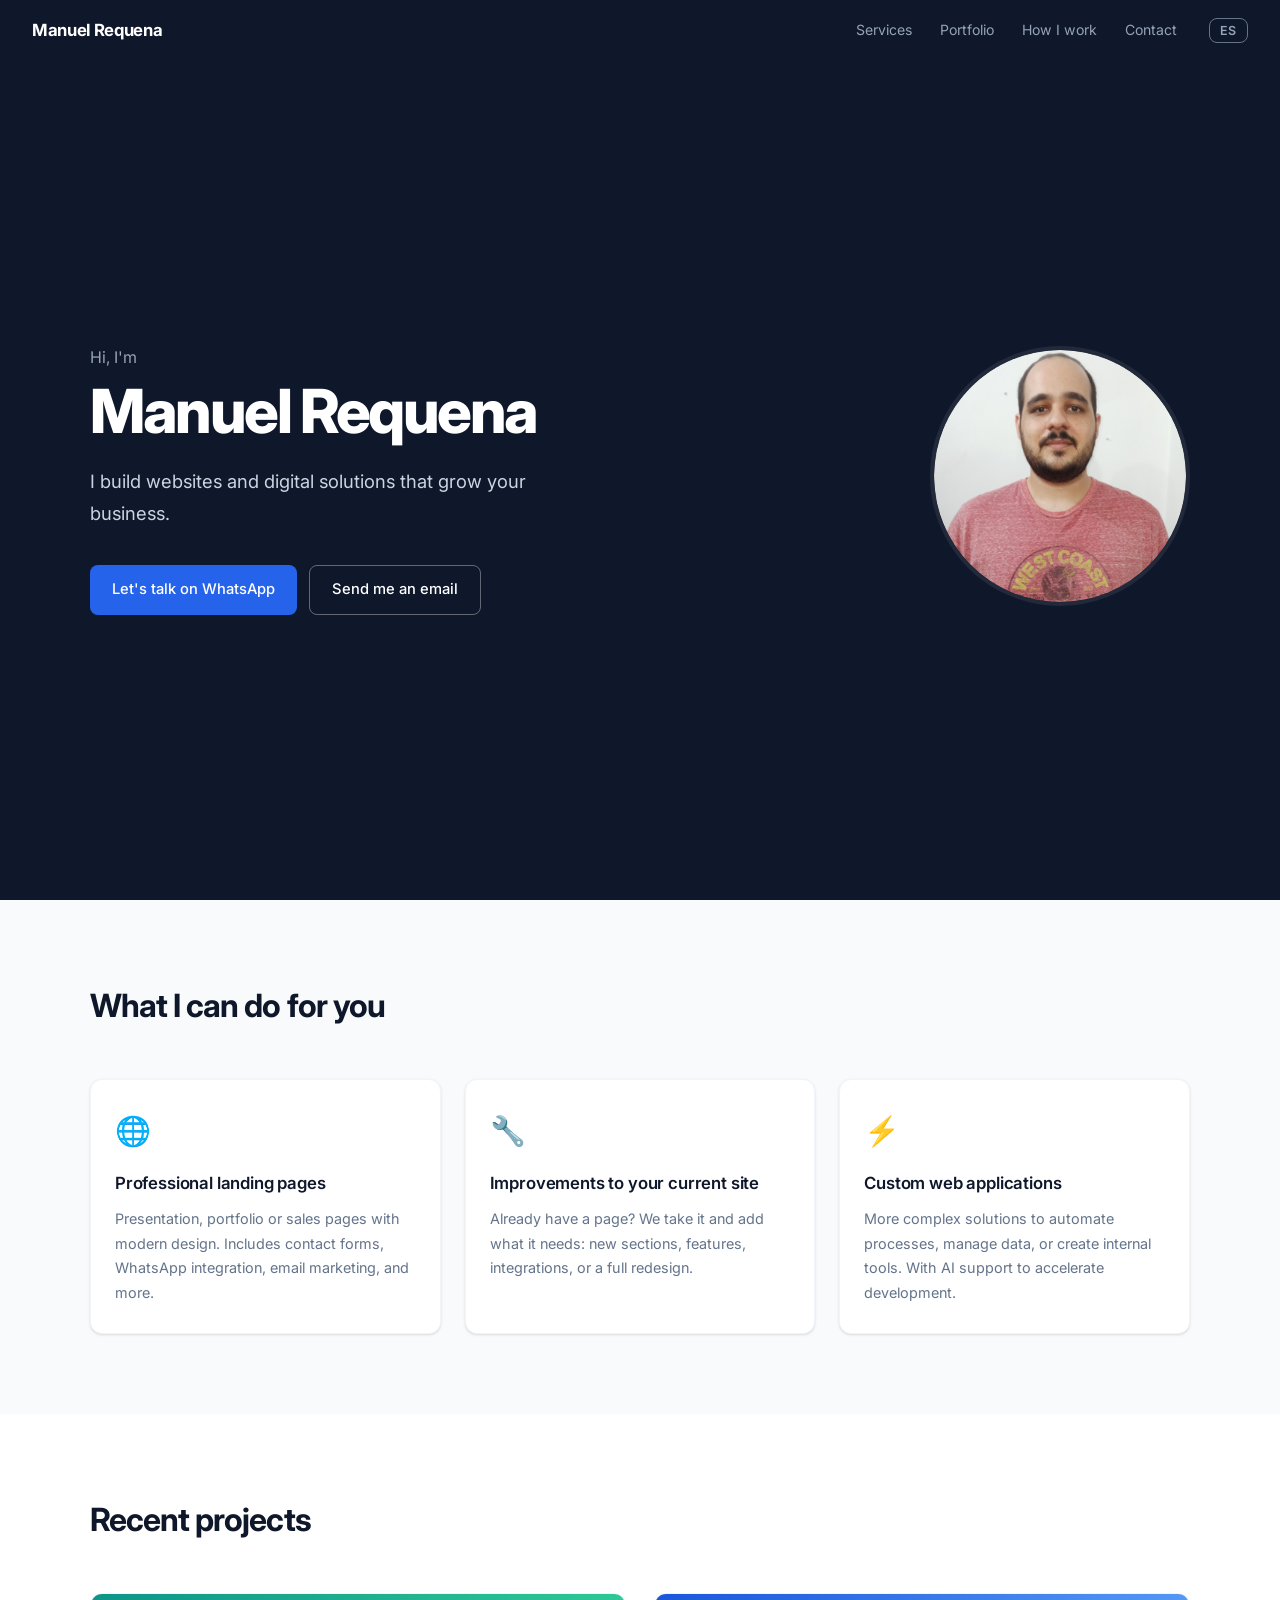
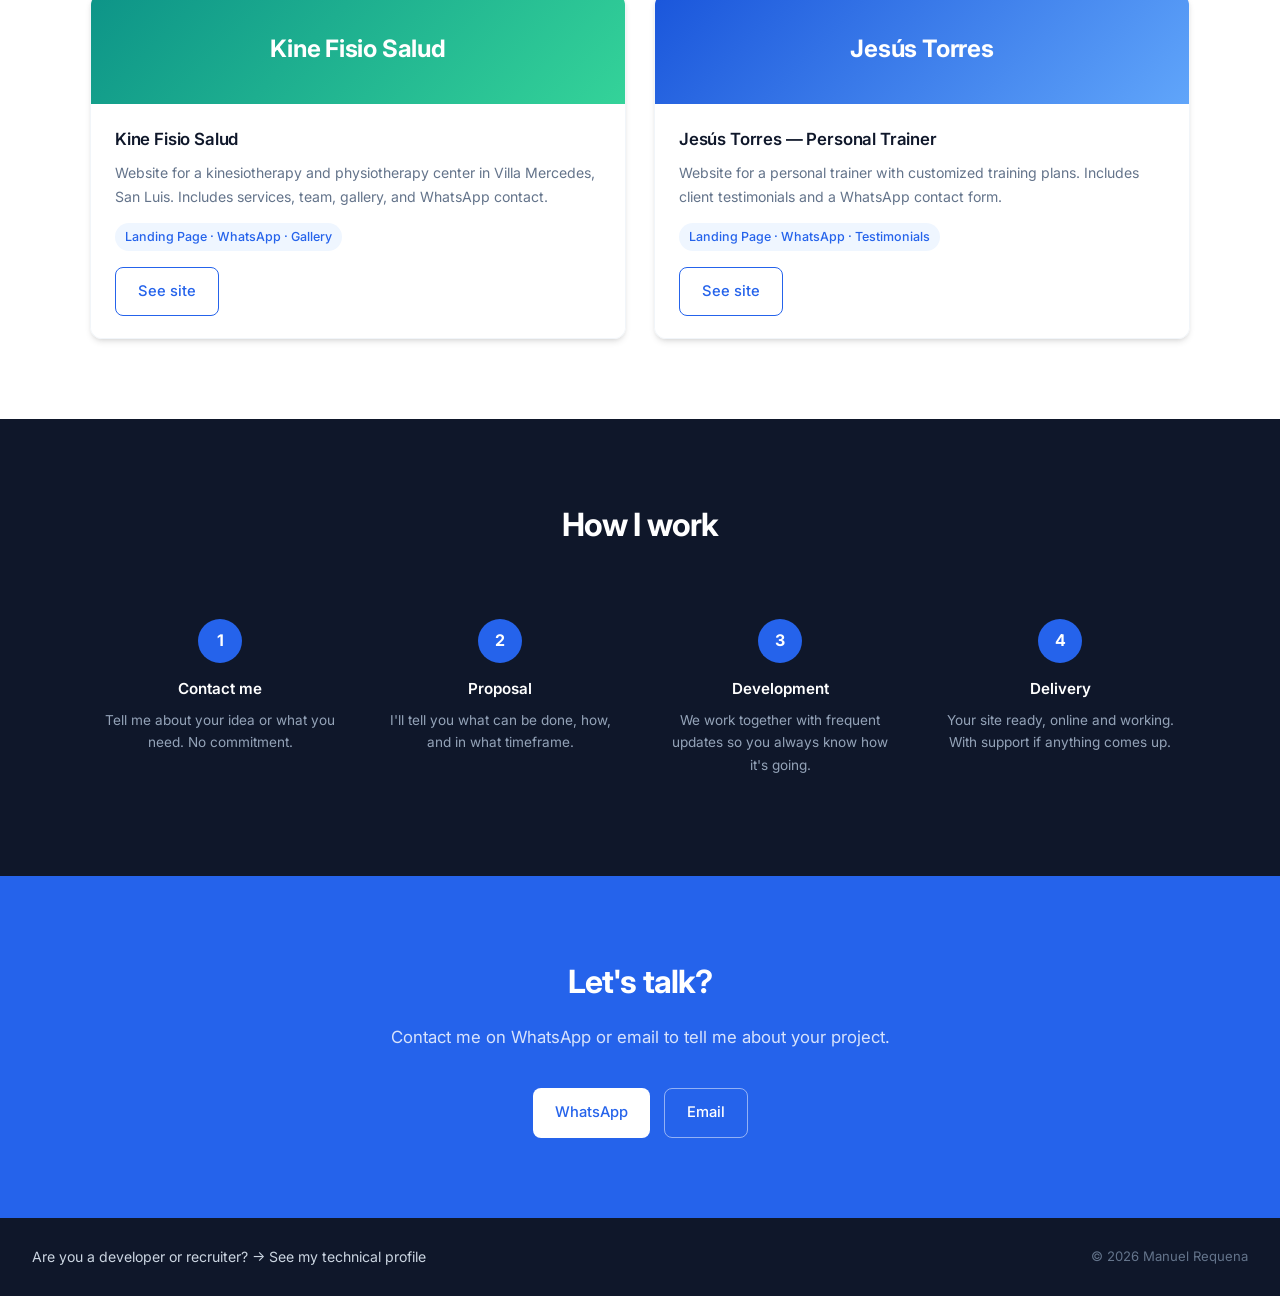
<file: index.html>
<!DOCTYPE html>
<html lang="es">
<head>
  <meta charset="UTF-8">
  <meta name="viewport" content="width=device-width, initial-scale=1.0">
  <title>Manuel Requena — Desarrollo Web</title>
  <meta name="description" content="Desarrollo sitios web y soluciones digitales para negocios. Landing pages, mejoras a sitios existentes y aplicaciones web a medida.">
  <link rel="icon" href="favicon.ico">
  <link rel="preconnect" href="https://fonts.googleapis.com">
  <link rel="preconnect" href="https://fonts.gstatic.com" crossorigin>
  <link href="https://fonts.googleapis.com/css2?family=Inter:wght@400;500;600;700;800&display=swap" rel="stylesheet">
  <link rel="stylesheet" href="css/styles.css">
</head>

<body>

  <!-- NAV -->
  <nav class="nav">
    <a href="index.html" class="nav-logo">Manuel Requena</a>
    <div class="nav-right">
      <ul class="nav-links" id="nav-links">
        <li><a href="#servicios" data-i18n="nav_services">Servicios</a></li>
        <li><a href="#portfolio" data-i18n="nav_portfolio">Portfolio</a></li>
        <li><a href="#como-trabajo" data-i18n="nav_process">Cómo trabajo</a></li>
        <li><a href="#contacto" data-i18n="nav_contact">Contacto</a></li>
      </ul>
      <button class="lang-toggle" id="lang-toggle">EN</button>
      <button class="nav-hamburger" id="nav-hamburger" aria-label="Menú">
        <span></span><span></span><span></span>
      </button>
    </div>
  </nav>

  <!-- HERO -->
  <section class="hero">
    <div class="hero-inner">
      <div class="hero-text">
        <p class="hero-greeting" data-i18n="hero_greeting">Hola, soy</p>
        <h1 class="hero-name">Manuel Requena</h1>
        <p class="hero-tagline" data-i18n="hero_tagline">
          Creo sitios web y soluciones digitales que hacen crecer tu negocio.
        </p>
        <div class="hero-ctas">
          <a href="https://wa.me/5492657234696" target="_blank" class="btn btn-primary" data-i18n="hero_cta_whatsapp">
            Hablemos por WhatsApp
          </a>
          <a href="mailto:gmanuelrequena@gmail.com" class="btn btn-outline" data-i18n="hero_cta_email">
            Enviarme un email
          </a>
        </div>
      </div>
      <div class="hero-photo">
        <img src="images/FotoCV.png" alt="Manuel Requena">
      </div>
    </div>
  </section>

  <!-- SERVICES -->
  <section class="section services" id="servicios">
    <div class="section-inner">
      <h2 class="section-title" data-i18n="services_title">Qué puedo hacer por vos</h2>
      <div class="services-grid">
        <div class="service-card">
          <div class="service-icon">🌐</div>
          <h3 class="service-title" data-i18n="services_1_title">Landing pages profesionales</h3>
          <p class="service-desc" data-i18n="services_1_desc">
            Sitios de presentación, portafolio o venta con diseño moderno. Incluyen formularios de contacto, integración con WhatsApp, email marketing y más.
          </p>
        </div>
        <div class="service-card">
          <div class="service-icon">🔧</div>
          <h3 class="service-title" data-i18n="services_2_title">Mejoras a tu sitio actual</h3>
          <p class="service-desc" data-i18n="services_2_desc">
            ¿Ya tenés una página? La tomamos y le sumamos lo que le falta: nuevas secciones, funcionalidades, integraciones o rediseño completo.
          </p>
        </div>
        <div class="service-card">
          <div class="service-icon">⚡</div>
          <h3 class="service-title" data-i18n="services_3_title">Aplicaciones web a medida</h3>
          <p class="service-desc" data-i18n="services_3_desc">
            Soluciones más complejas para automatizar procesos, gestionar datos o crear herramientas internas. Con apoyo de inteligencia artificial para acelerar el desarrollo.
          </p>
        </div>
      </div>
    </div>
  </section>

  <!-- PORTFOLIO -->
  <section class="section" id="portfolio">
    <div class="section-inner">
      <h2 class="section-title" data-i18n="portfolio_title">Proyectos recientes</h2>
      <div class="portfolio-grid">

        <div class="portfolio-card">
          <div class="portfolio-card-header teal">Kine Fisio Salud</div>
          <div class="portfolio-card-body">
            <h3 class="portfolio-card-title" data-i18n="portfolio_1_title">Kine Fisio Salud</h3>
            <p class="portfolio-card-desc" data-i18n="portfolio_1_desc">
              Sitio web para un centro de kinesiología y fisioterapia en Villa Mercedes, San Luis. Con sección de servicios, equipo, galería y contacto por WhatsApp.
            </p>
            <div class="portfolio-tags" data-i18n="portfolio_1_tags">Landing Page · WhatsApp · Galería</div>
            <br>
            <a href="https://kinefisiosalud.netlify.app/" target="_blank" class="btn btn-ghost" data-i18n="portfolio_see">Ver sitio</a>
          </div>
        </div>

        <div class="portfolio-card">
          <div class="portfolio-card-header blue">Jesús Torres</div>
          <div class="portfolio-card-body">
            <h3 class="portfolio-card-title" data-i18n="portfolio_2_title">Jesús Torres — Entrenador Personal</h3>
            <p class="portfolio-card-desc" data-i18n="portfolio_2_desc">
              Página para un entrenador personal con planes de entrenamiento personalizados. Incluye testimonios de clientes y formulario de contacto por WhatsApp.
            </p>
            <div class="portfolio-tags" data-i18n="portfolio_2_tags">Landing Page · WhatsApp · Testimonios</div>
            <br>
            <a href="https://entrenadorjesustorres.netlify.app/" target="_blank" class="btn btn-ghost" data-i18n="portfolio_see">Ver sitio</a>
          </div>
        </div>

      </div>
    </div>
  </section>

  <!-- PROCESS -->
  <section class="section process" id="como-trabajo">
    <div class="section-inner">
      <h2 class="section-title centered" data-i18n="process_title">Cómo trabajo</h2>
      <div class="process-steps">
        <div class="process-step">
          <div class="process-number">1</div>
          <h3 class="process-step-title" data-i18n="process_1_title">Me contactás</h3>
          <p class="process-step-desc" data-i18n="process_1_desc">Contame tu idea o lo que necesitás. Sin compromiso.</p>
        </div>
        <div class="process-step">
          <div class="process-number">2</div>
          <h3 class="process-step-title" data-i18n="process_2_title">Propuesta</h3>
          <p class="process-step-desc" data-i18n="process_2_desc">Te cuento qué se puede hacer, cómo y en cuánto tiempo.</p>
        </div>
        <div class="process-step">
          <div class="process-number">3</div>
          <h3 class="process-step-title" data-i18n="process_3_title">Desarrollo</h3>
          <p class="process-step-desc" data-i18n="process_3_desc">Trabajamos juntos, con actualizaciones frecuentes para que siempre sepas cómo va.</p>
        </div>
        <div class="process-step">
          <div class="process-number">4</div>
          <h3 class="process-step-title" data-i18n="process_4_title">Entrega</h3>
          <p class="process-step-desc" data-i18n="process_4_desc">Tu sitio listo, online y funcionando. Con soporte si surge algo.</p>
        </div>
      </div>
    </div>
  </section>

  <!-- CONTACT -->
  <section class="section contact" id="contacto">
    <div class="section-inner">
      <h2 class="section-title centered" data-i18n="contact_title">¿Hablamos?</h2>
      <p class="contact-subtitle" data-i18n="contact_subtitle">
        Contactame por WhatsApp o email para contarme tu proyecto.
      </p>
      <div class="contact-buttons">
        <a href="https://wa.me/5492657234696" target="_blank" class="btn btn-white" data-i18n="contact_whatsapp">
          WhatsApp
        </a>
        <a href="mailto:gmanuelrequena@gmail.com" class="btn btn-white-outline" data-i18n="contact_email">
          Email
        </a>
      </div>
    </div>
  </section>

  <!-- FOOTER -->
  <footer class="footer">
    <a href="cv.html" class="footer-link" data-i18n="footer_cv">¿Sos developer o recruiter? → Ver mi perfil técnico</a>
    <span class="footer-copy" data-i18n="footer_copy">© 2025 Manuel Requena</span>
  </footer>

  <script>
    window.LANG = {
      es: {
        nav_services:     "Servicios",
        nav_portfolio:    "Portfolio",
        nav_process:      "Cómo trabajo",
        nav_contact:      "Contacto",
        hero_greeting:    "Hola, soy",
        hero_tagline:     "Creo sitios web y soluciones digitales que hacen crecer tu negocio.",
        hero_cta_whatsapp:"Hablemos por WhatsApp",
        hero_cta_email:   "Enviarme un email",
        services_title:   "Qué puedo hacer por vos",
        services_1_title: "Landing pages profesionales",
        services_1_desc:  "Sitios de presentación, portafolio o venta con diseño moderno. Incluyen formularios de contacto, integración con WhatsApp, email marketing y más.",
        services_2_title: "Mejoras a tu sitio actual",
        services_2_desc:  "¿Ya tenés una página? La tomamos y le sumamos lo que le falta: nuevas secciones, funcionalidades, integraciones o rediseño completo.",
        services_3_title: "Aplicaciones web a medida",
        services_3_desc:  "Soluciones más complejas para automatizar procesos, gestionar datos o crear herramientas internas. Con apoyo de inteligencia artificial para acelerar el desarrollo.",
        portfolio_title:  "Proyectos recientes",
        portfolio_1_title:"Kine Fisio Salud",
        portfolio_1_desc: "Sitio web para un centro de kinesiología y fisioterapia en Villa Mercedes, San Luis. Con sección de servicios, equipo, galería y contacto por WhatsApp.",
        portfolio_1_tags: "Landing Page · WhatsApp · Galería",
        portfolio_2_title:"Jesús Torres — Entrenador Personal",
        portfolio_2_desc: "Página para un entrenador personal con planes de entrenamiento personalizados. Incluye testimonios de clientes y formulario de contacto por WhatsApp.",
        portfolio_2_tags: "Landing Page · WhatsApp · Testimonios",
        portfolio_see:    "Ver sitio",
        process_title:    "Cómo trabajo",
        process_1_title:  "Me contactás",
        process_1_desc:   "Contame tu idea o lo que necesitás. Sin compromiso.",
        process_2_title:  "Propuesta",
        process_2_desc:   "Te cuento qué se puede hacer, cómo y en cuánto tiempo.",
        process_3_title:  "Desarrollo",
        process_3_desc:   "Trabajamos juntos, con actualizaciones frecuentes para que siempre sepas cómo va.",
        process_4_title:  "Entrega",
        process_4_desc:   "Tu sitio listo, online y funcionando. Con soporte si surge algo.",
        contact_title:    "¿Hablamos?",
        contact_subtitle: "Contactame por WhatsApp o email para contarme tu proyecto.",
        contact_whatsapp: "WhatsApp",
        contact_email:    "Email",
        footer_cv:        "¿Sos developer o recruiter? → Ver mi perfil técnico",
        footer_copy:      "© 2025 Manuel Requena",
      },
      en: {
        nav_services:     "Services",
        nav_portfolio:    "Portfolio",
        nav_process:      "How I work",
        nav_contact:      "Contact",
        hero_greeting:    "Hi, I'm",
        hero_tagline:     "I build websites and digital solutions that grow your business.",
        hero_cta_whatsapp:"Let's talk on WhatsApp",
        hero_cta_email:   "Send me an email",
        services_title:   "What I can do for you",
        services_1_title: "Professional landing pages",
        services_1_desc:  "Presentation, portfolio or sales pages with modern design. Includes contact forms, WhatsApp integration, email marketing, and more.",
        services_2_title: "Improvements to your current site",
        services_2_desc:  "Already have a page? We take it and add what it needs: new sections, features, integrations, or a full redesign.",
        services_3_title: "Custom web applications",
        services_3_desc:  "More complex solutions to automate processes, manage data, or create internal tools. With AI support to accelerate development.",
        portfolio_title:  "Recent projects",
        portfolio_1_title:"Kine Fisio Salud",
        portfolio_1_desc: "Website for a kinesiotherapy and physiotherapy center in Villa Mercedes, San Luis. Includes services, team, gallery, and WhatsApp contact.",
        portfolio_1_tags: "Landing Page · WhatsApp · Gallery",
        portfolio_2_title:"Jesús Torres — Personal Trainer",
        portfolio_2_desc: "Website for a personal trainer with customized training plans. Includes client testimonials and a WhatsApp contact form.",
        portfolio_2_tags: "Landing Page · WhatsApp · Testimonials",
        portfolio_see:    "See site",
        process_title:    "How I work",
        process_1_title:  "Contact me",
        process_1_desc:   "Tell me about your idea or what you need. No commitment.",
        process_2_title:  "Proposal",
        process_2_desc:   "I'll tell you what can be done, how, and in what timeframe.",
        process_3_title:  "Development",
        process_3_desc:   "We work together with frequent updates so you always know how it's going.",
        process_4_title:  "Delivery",
        process_4_desc:   "Your site ready, online and working. With support if anything comes up.",
        contact_title:    "Let's talk?",
        contact_subtitle: "Contact me on WhatsApp or email to tell me about your project.",
        contact_whatsapp: "WhatsApp",
        contact_email:    "Email",
        footer_cv:        "Are you a developer or recruiter? → See my technical profile",
        footer_copy:      "© 2026 Manuel Requena",
      }
    };
  </script>
  <script src="js/i18n.js"></script>

</body>
</html>
</file>
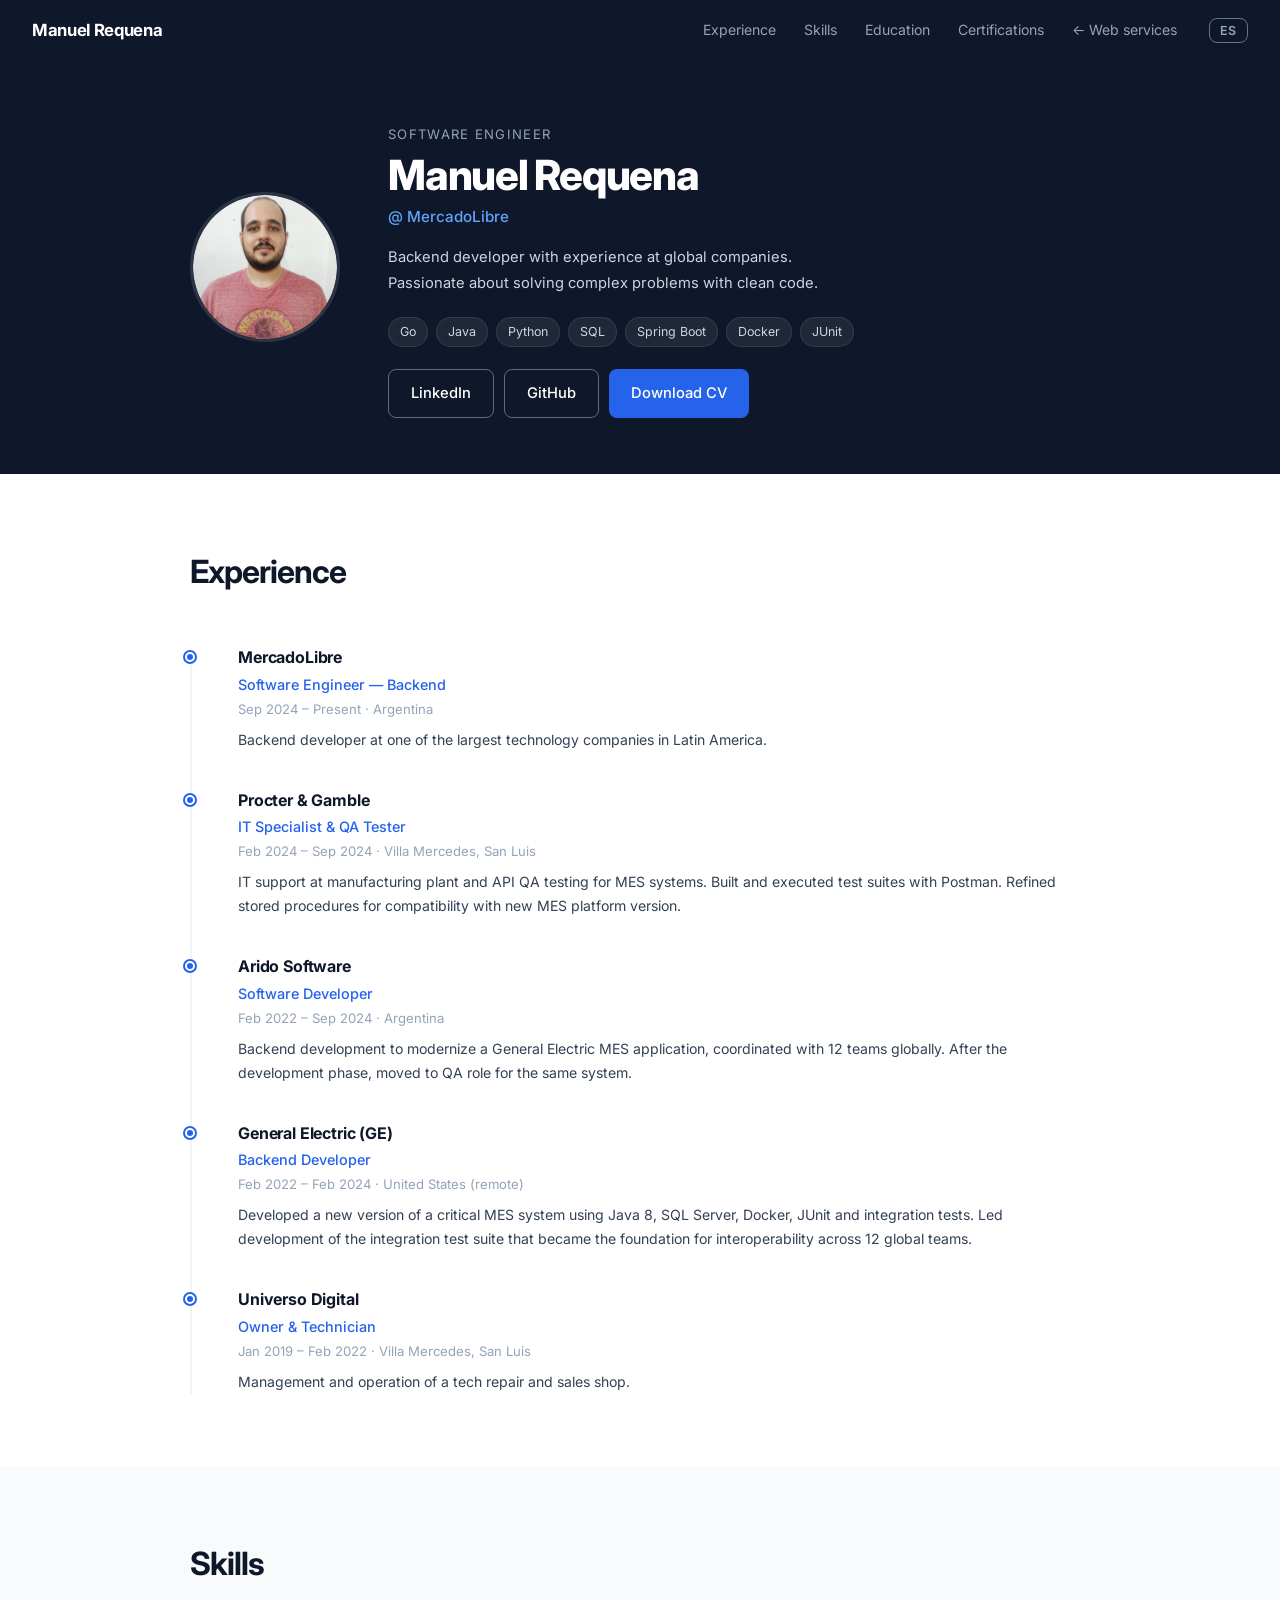
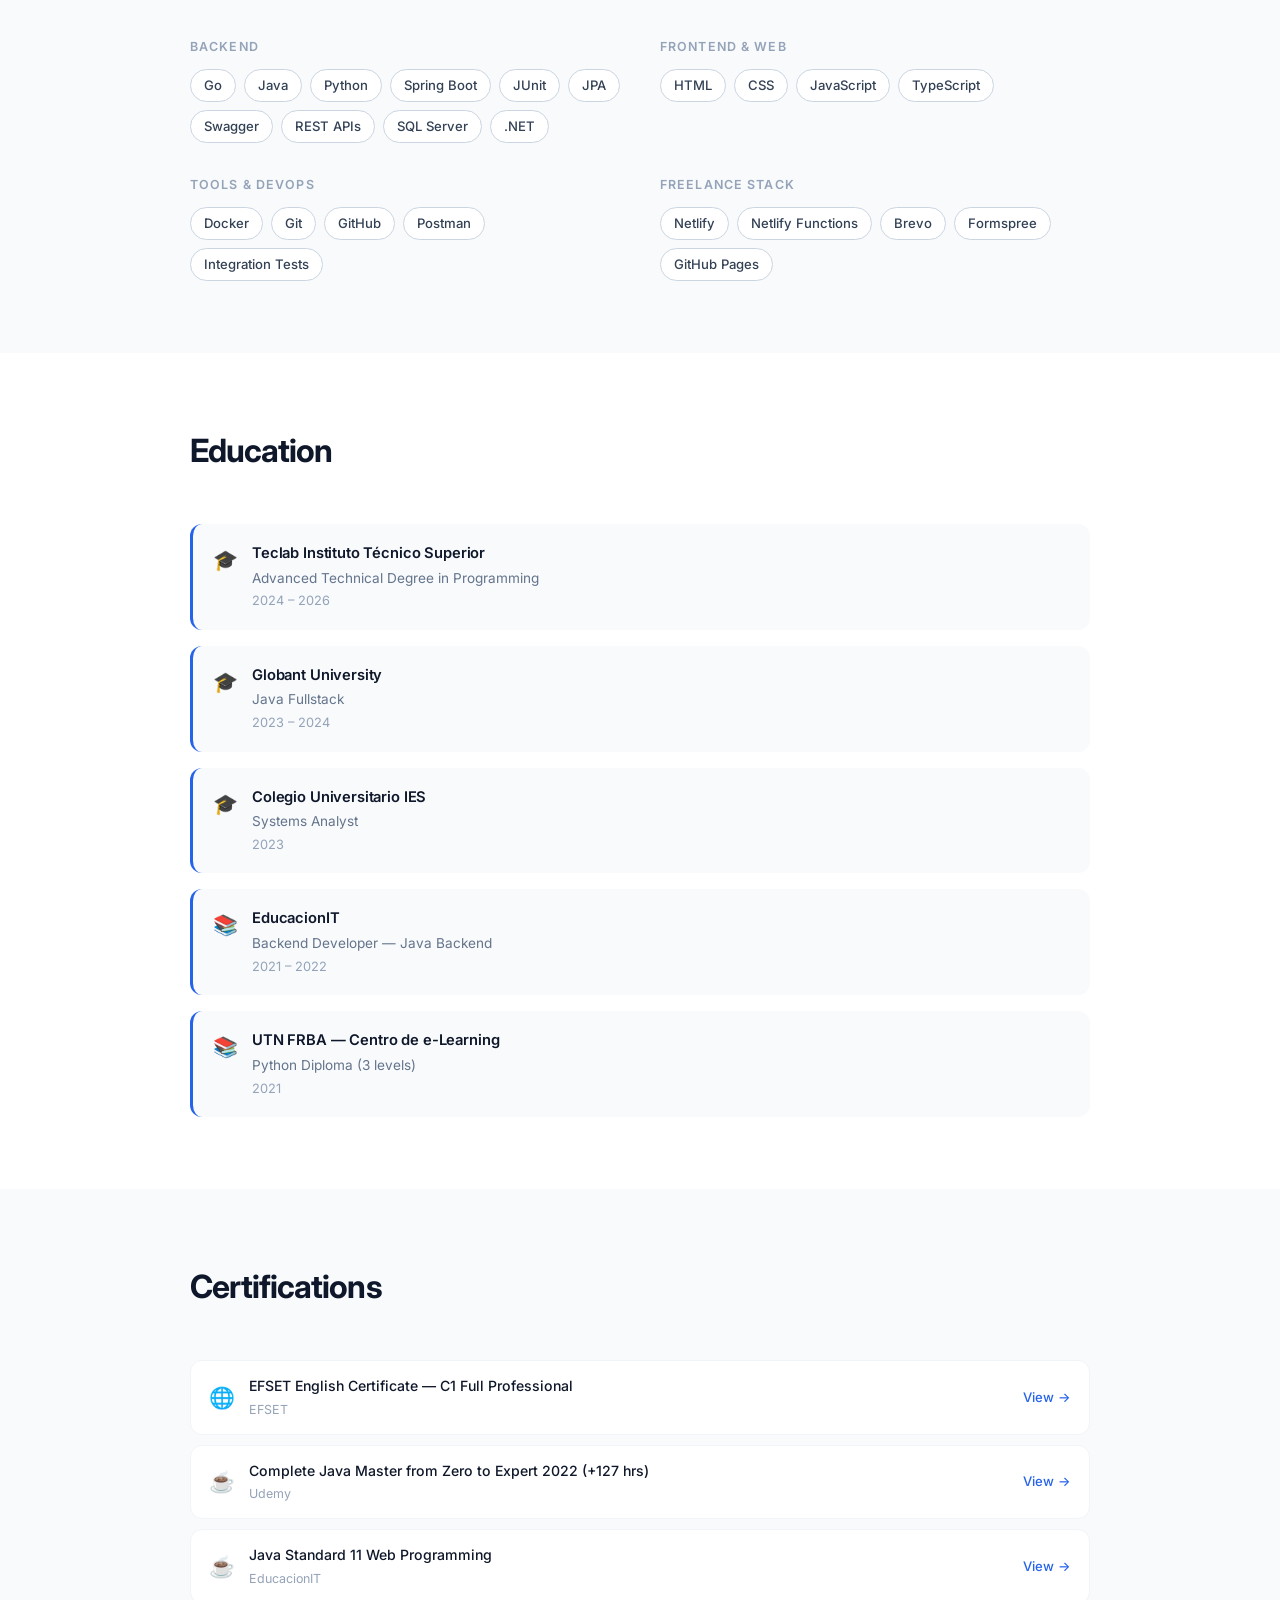
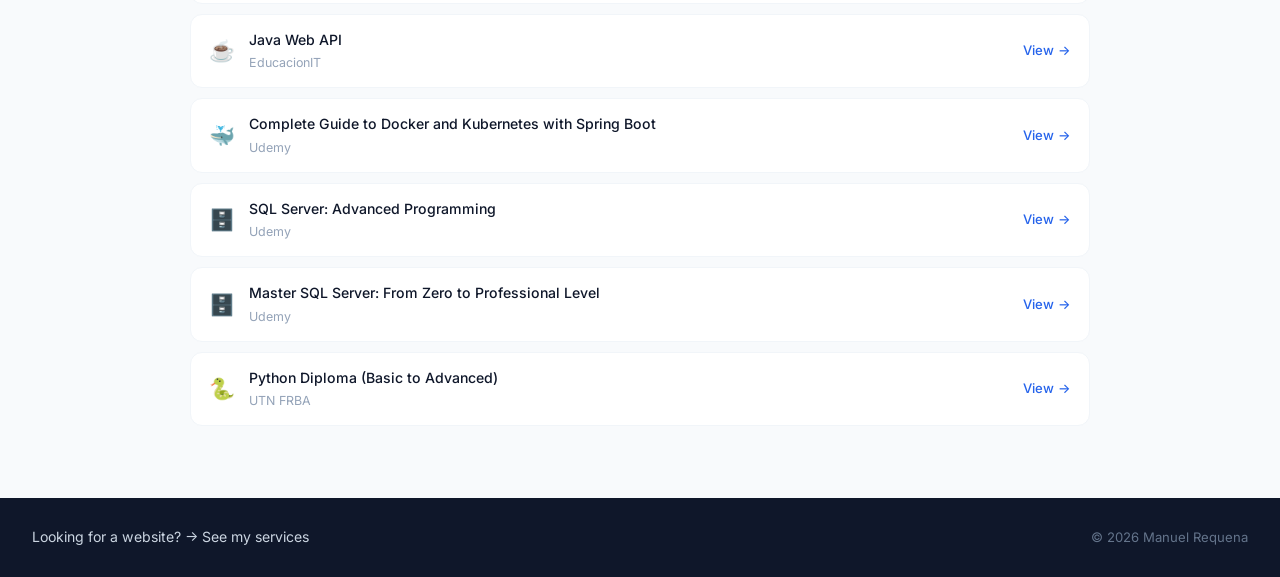
<file: cv.html>
<!DOCTYPE html>
<html lang="es">
<head>
  <meta charset="UTF-8">
  <meta name="viewport" content="width=device-width, initial-scale=1.0">
  <title>Manuel Requena — Software Engineer</title>
  <meta name="description" content="Software Engineer at MercadoLibre. Backend developer with experience at GE and P&G. Go, Java, Python, SQL.">
  <link rel="icon" href="favicon.ico">
  <link rel="preconnect" href="https://fonts.googleapis.com">
  <link rel="preconnect" href="https://fonts.gstatic.com" crossorigin>
  <link href="https://fonts.googleapis.com/css2?family=Inter:wght@400;500;600;700;800&display=swap" rel="stylesheet">
  <link rel="stylesheet" href="css/styles.css">
</head>

<body>

  <!-- NAV -->
  <nav class="nav">
    <a href="cv.html" class="nav-logo">Manuel Requena</a>
    <div class="nav-right">
      <ul class="nav-links" id="nav-links">
        <li><a href="#experiencia" data-i18n="nav_exp">Experiencia</a></li>
        <li><a href="#skills" data-i18n="nav_skills">Skills</a></li>
        <li><a href="#educacion" data-i18n="nav_education">Educación</a></li>
        <li><a href="#certificaciones" data-i18n="nav_certs">Certificaciones</a></li>
        <li><a href="index.html" data-i18n="nav_landing">← Servicios web</a></li>
      </ul>
      <button class="lang-toggle" id="lang-toggle">EN</button>
      <button class="nav-hamburger" id="nav-hamburger" aria-label="Menú">
        <span></span><span></span><span></span>
      </button>
    </div>
  </nav>

  <!-- HERO -->
  <div class="cv-hero">
    <div class="cv-hero-inner">
      <div class="cv-hero-photo">
        <img src="images/FotoCV.png" alt="Manuel Requena">
      </div>
      <div class="cv-hero-text">
        <p class="cv-hero-label" data-i18n="hero_label">Software Engineer</p>
        <h1 class="cv-hero-name">Manuel Requena</h1>
        <p class="cv-hero-company" data-i18n="hero_company">@ MercadoLibre</p>
        <p class="cv-hero-tagline" data-i18n="hero_tagline">
          Backend developer con experiencia en empresas globales. Apasionado por resolver problemas complejos con código limpio.
        </p>
        <div class="cv-hero-stack">
          <span class="stack-badge">Go</span>
          <span class="stack-badge">Java</span>
          <span class="stack-badge">Python</span>
          <span class="stack-badge">SQL</span>
          <span class="stack-badge">Spring Boot</span>
          <span class="stack-badge">Docker</span>
          <span class="stack-badge">JUnit</span>
        </div>
        <div class="cv-hero-links">
          <a href="https://www.linkedin.com/in/guillermomanuelrequena/" target="_blank" class="btn btn-outline" data-i18n="hero_linkedin">LinkedIn</a>
          <a href="https://github.com/GManuelRequena" target="_blank" class="btn btn-outline" data-i18n="hero_github">GitHub</a>
          <a href="resources/CV Guillermo Manuel Requena 2025 Español.pdf" target="_blank" class="btn btn-primary" data-i18n="hero_download" data-i18n-href="hero_download_href">Descargar CV</a>
        </div>
      </div>
    </div>
  </div>

  <!-- EXPERIENCE -->
  <section class="cv-section" id="experiencia">
    <div class="cv-section-inner">
      <h2 class="section-title" data-i18n="exp_title">Experiencia</h2>
      <div class="timeline">

        <div class="timeline-item">
          <div class="timeline-company">MercadoLibre</div>
          <div class="timeline-role" data-i18n="exp_ml_role">Software Engineer — Backend</div>
          <div class="timeline-date" data-i18n="exp_ml_date">Sep 2024 – Presente · Argentina</div>
          <p class="timeline-desc" data-i18n="exp_ml_desc">
            Backend developer en una de las empresas de tecnología más grandes de Latinoamérica.
          </p>
        </div>

        <div class="timeline-item">
          <div class="timeline-company">Procter &amp; Gamble</div>
          <div class="timeline-role" data-i18n="exp_pg_role">Especialista IT &amp; QA Tester</div>
          <div class="timeline-date" data-i18n="exp_pg_date">Feb 2024 – Sep 2024 · Villa Mercedes, San Luis</div>
          <p class="timeline-desc" data-i18n="exp_pg_desc">
            Soporte IT en planta y QA testing de APIs para sistemas MES. Desarrollo y ejecución de test suites con Postman. Refinamiento de stored procedures para compatibilidad con nueva versión de plataforma MES.
          </p>
        </div>

        <div class="timeline-item">
          <div class="timeline-company">Arido Software</div>
          <div class="timeline-role" data-i18n="exp_arido_role">Software Developer</div>
          <div class="timeline-date" data-i18n="exp_arido_date">Feb 2022 – Sep 2024 · Argentina</div>
          <p class="timeline-desc" data-i18n="exp_arido_desc">
            Desarrollo backend para modernizar aplicación MES de General Electric, en coordinación con 12 equipos a nivel global. Luego de la fase de desarrollo, pasé a rol QA para el mismo sistema.
          </p>
        </div>

        <div class="timeline-item">
          <div class="timeline-company">General Electric (GE)</div>
          <div class="timeline-role" data-i18n="exp_ge_role">Backend Developer</div>
          <div class="timeline-date" data-i18n="exp_ge_date">Feb 2022 – Feb 2024 · Estados Unidos (remoto)</div>
          <p class="timeline-desc" data-i18n="exp_ge_desc">
            Desarrollo de nueva versión de sistema MES crítico con Java 8, SQL Server, Docker, JUnit e integration tests. Lideré el desarrollo de la suite de tests de integración que se volvió base para la interoperabilidad entre 12 equipos globales.
          </p>
        </div>

        <div class="timeline-item">
          <div class="timeline-company">Universo Digital</div>
          <div class="timeline-role" data-i18n="exp_ud_role">Propietario &amp; Técnico</div>
          <div class="timeline-date" data-i18n="exp_ud_date">Ene 2019 – Feb 2022 · Villa Mercedes, San Luis</div>
          <p class="timeline-desc" data-i18n="exp_ud_desc">
            Gestión y operación de local de reparación y venta de equipos tecnológicos.
          </p>
        </div>

      </div>
    </div>
  </section>

  <!-- SKILLS -->
  <section class="cv-section cv-section-alt" id="skills">
    <div class="cv-section-inner">
      <h2 class="section-title" data-i18n="skills_title">Skills</h2>
      <div class="skills-groups">

        <div>
          <div class="skills-group-title" data-i18n="skills_backend">Backend</div>
          <div class="skills-tags">
            <span class="skill-tag">Go</span>
            <span class="skill-tag">Java</span>
            <span class="skill-tag">Python</span>
            <span class="skill-tag">Spring Boot</span>
            <span class="skill-tag">JUnit</span>
            <span class="skill-tag">JPA</span>
            <span class="skill-tag">Swagger</span>
            <span class="skill-tag">REST APIs</span>
            <span class="skill-tag">SQL Server</span>
            <span class="skill-tag">.NET</span>
          </div>
        </div>

        <div>
          <div class="skills-group-title" data-i18n="skills_frontend">Frontend &amp; Web</div>
          <div class="skills-tags">
            <span class="skill-tag">HTML</span>
            <span class="skill-tag">CSS</span>
            <span class="skill-tag">JavaScript</span>
            <span class="skill-tag">TypeScript</span>
          </div>
        </div>

        <div>
          <div class="skills-group-title" data-i18n="skills_tools">Tools &amp; DevOps</div>
          <div class="skills-tags">
            <span class="skill-tag">Docker</span>
            <span class="skill-tag">Git</span>
            <span class="skill-tag">GitHub</span>
            <span class="skill-tag">Postman</span>
            <span class="skill-tag">Integration Tests</span>
          </div>
        </div>

        <div>
          <div class="skills-group-title" data-i18n="skills_freelance">Freelance Stack</div>
          <div class="skills-tags">
            <span class="skill-tag">Netlify</span>
            <span class="skill-tag">Netlify Functions</span>
            <span class="skill-tag">Brevo</span>
            <span class="skill-tag">Formspree</span>
            <span class="skill-tag">GitHub Pages</span>
          </div>
        </div>

      </div>
    </div>
  </section>

  <!-- EDUCATION -->
  <section class="cv-section" id="educacion">
    <div class="cv-section-inner">
      <h2 class="section-title" data-i18n="edu_title">Educación</h2>
      <div class="edu-list">

        <div class="edu-item">
          <div class="edu-icon">🎓</div>
          <div>
            <div class="edu-school">Teclab Instituto Técnico Superior</div>
            <div class="edu-degree" data-i18n="edu_teclab_degree">Técnico Superior en Programación</div>
            <div class="edu-date">2024 – 2026</div>
          </div>
        </div>

        <div class="edu-item">
          <div class="edu-icon">🎓</div>
          <div>
            <div class="edu-school">Globant University</div>
            <div class="edu-degree" data-i18n="edu_globant_degree">Java Fullstack</div>
            <div class="edu-date">2023 – 2024</div>
          </div>
        </div>

        <div class="edu-item">
          <div class="edu-icon">🎓</div>
          <div>
            <div class="edu-school">Colegio Universitario IES</div>
            <div class="edu-degree" data-i18n="edu_ies_degree">Analista de Sistemas</div>
            <div class="edu-date">2023</div>
          </div>
        </div>

        <div class="edu-item">
          <div class="edu-icon">📚</div>
          <div>
            <div class="edu-school">EducacionIT</div>
            <div class="edu-degree" data-i18n="edu_eit_degree">Backend Developer — Java Backend</div>
            <div class="edu-date">2021 – 2022</div>
          </div>
        </div>

        <div class="edu-item">
          <div class="edu-icon">📚</div>
          <div>
            <div class="edu-school">UTN FRBA — Centro de e-Learning</div>
            <div class="edu-degree" data-i18n="edu_utn_degree">Diplomatura en Python (3 niveles)</div>
            <div class="edu-date">2021</div>
          </div>
        </div>

      </div>
    </div>
  </section>

  <!-- CERTIFICATIONS -->
  <section class="cv-section cv-section-alt" id="certificaciones">
    <div class="cv-section-inner">
      <h2 class="section-title" data-i18n="cert_title">Certificaciones</h2>
      <div class="cert-list">

        <a class="cert-item" href="https://cert.efset.org/LbgC6c" target="_blank">
          <div class="cert-icon">🌐</div>
          <div class="cert-info">
            <div class="cert-name">EFSET English Certificate — C1 Full Professional</div>
            <div class="cert-source">EFSET</div>
          </div>
          <div class="cert-link" data-i18n="cert_see">Ver →</div>
        </a>

        <a class="cert-item" href="https://www.udemy.com/certificate/UC-0cee65b8-7a27-453c-816f-ed85968927a4/" target="_blank">
          <div class="cert-icon">☕</div>
          <div class="cert-info">
            <div class="cert-name" data-i18n="cert_java_master">Master Completo en Java de cero a experto 2022 (+127 hrs)</div>
            <div class="cert-source">Udemy</div>
          </div>
          <div class="cert-link" data-i18n="cert_see">Ver →</div>
        </a>

        <a class="cert-item" href="https://api.educacionit.com/pdf/certificados/Guillermo-Manuel-Requena-439185/53690" target="_blank">
          <div class="cert-icon">☕</div>
          <div class="cert-info">
            <div class="cert-name" data-i18n="cert_java_std">Java Standard 11 Web Programming</div>
            <div class="cert-source">EducacionIT</div>
          </div>
          <div class="cert-link" data-i18n="cert_see">Ver →</div>
        </a>

        <a class="cert-item" href="https://api.educacionit.com/pdf/certificados/Guillermo-Manuel-Requena-439185/53693" target="_blank">
          <div class="cert-icon">☕</div>
          <div class="cert-info">
            <div class="cert-name" data-i18n="cert_java_api">Java Web API</div>
            <div class="cert-source">EducacionIT</div>
          </div>
          <div class="cert-link" data-i18n="cert_see">Ver →</div>
        </a>

        <a class="cert-item" href="https://www.udemy.com/certificate/UC-2b7295e3-6555-43c2-ace5-188b2648d906/" target="_blank">
          <div class="cert-icon">🐳</div>
          <div class="cert-info">
            <div class="cert-name" data-i18n="cert_docker">Guía completa de Docker y Kubernetes con Spring Boot</div>
            <div class="cert-source">Udemy</div>
          </div>
          <div class="cert-link" data-i18n="cert_see">Ver →</div>
        </a>

        <a class="cert-item" href="https://www.udemy.com/certificate/UC-f481de14-7edf-40d8-a9d8-326c7f5b929c/" target="_blank">
          <div class="cert-icon">🗄️</div>
          <div class="cert-info">
            <div class="cert-name" data-i18n="cert_sql_adv">SQL Server: Programación Avanzada</div>
            <div class="cert-source">Udemy</div>
          </div>
          <div class="cert-link" data-i18n="cert_see">Ver →</div>
        </a>

        <a class="cert-item" href="https://www.udemy.com/certificate/UC-8a65ebeb-6209-470f-a090-5ff157a4bc78/" target="_blank">
          <div class="cert-icon">🗄️</div>
          <div class="cert-info">
            <div class="cert-name" data-i18n="cert_sql_master">Master en SQL Server: Desde Cero a Nivel Profesional</div>
            <div class="cert-source">Udemy</div>
          </div>
          <div class="cert-link" data-i18n="cert_see">Ver →</div>
        </a>

        <a class="cert-item" href="images/Certificados-1.png" target="_blank">
          <div class="cert-icon">🐍</div>
          <div class="cert-info">
            <div class="cert-name" data-i18n="cert_python">Diplomatura en Python (Básico a Avanzado)</div>
            <div class="cert-source">UTN FRBA</div>
          </div>
          <div class="cert-link" data-i18n="cert_see">Ver →</div>
        </a>

      </div>
    </div>
  </section>

  <!-- FOOTER -->
  <footer class="footer">
    <a href="index.html" class="footer-link" data-i18n="footer_services">¿Buscás un sitio web? → Ver mis servicios</a>
    <span class="footer-copy" data-i18n="footer_copy">© 2025 Manuel Requena</span>
  </footer>

  <script>
    window.LANG = {
      es: {
        nav_exp:            "Experiencia",
        nav_skills:         "Skills",
        nav_education:      "Educación",
        nav_landing:        "← Servicios web",
        hero_label:         "Software Engineer",
        hero_company:       "@ MercadoLibre",
        hero_tagline:       "Backend developer con experiencia en empresas globales. Apasionado por resolver problemas complejos con código limpio.",
        hero_linkedin:      "LinkedIn",
        hero_github:        "GitHub",
        hero_download:      "Descargar CV",
        hero_download_href: "resources/CV Guillermo Manuel Requena 2025 Español.pdf",
        exp_title:          "Experiencia",
        exp_ml_role:        "Software Engineer — Backend",
        exp_ml_date:        "Sep 2024 – Presente · Argentina",
        exp_ml_desc:        "Backend developer en una de las empresas de tecnología más grandes de Latinoamérica.",
        exp_pg_role:        "Especialista IT &amp; QA Tester",
        exp_pg_date:        "Feb 2024 – Sep 2024 · Villa Mercedes, San Luis",
        exp_pg_desc:        "Soporte IT en planta y QA testing de APIs para sistemas MES. Desarrollo y ejecución de test suites con Postman. Refinamiento de stored procedures para compatibilidad con nueva versión de plataforma MES.",
        exp_arido_role:     "Software Developer",
        exp_arido_date:     "Feb 2022 – Sep 2024 · Argentina",
        exp_arido_desc:     "Desarrollo backend para modernizar aplicación MES de General Electric, en coordinación con 12 equipos a nivel global. Luego de la fase de desarrollo, pasé a rol QA para el mismo sistema.",
        exp_ge_role:        "Backend Developer",
        exp_ge_date:        "Feb 2022 – Feb 2024 · Estados Unidos (remoto)",
        exp_ge_desc:        "Desarrollo de nueva versión de sistema MES crítico con Java 8, SQL Server, Docker, JUnit e integration tests. Lideré el desarrollo de la suite de tests de integración que se volvió base para la interoperabilidad entre 12 equipos globales.",
        exp_ud_role:        "Propietario &amp; Técnico",
        exp_ud_date:        "Ene 2019 – Feb 2022 · Villa Mercedes, San Luis",
        exp_ud_desc:        "Gestión y operación de local de reparación y venta de equipos tecnológicos.",
        skills_title:       "Skills",
        skills_backend:     "Backend",
        skills_frontend:    "Frontend &amp; Web",
        skills_tools:       "Tools &amp; DevOps",
        skills_freelance:   "Freelance Stack",
        edu_title:          "Educación",
        edu_teclab_degree:  "Técnico Superior en Programación",
        edu_globant_degree: "Java Fullstack",
        edu_ies_degree:     "Analista de Sistemas",
        edu_eit_degree:     "Backend Developer — Java Backend",
        edu_utn_degree:     "Diplomatura en Python (3 niveles)",
        nav_certs:          "Certificaciones",
        cert_title:         "Certificaciones",
        cert_see:           "Ver →",
        cert_java_master:   "Master Completo en Java de cero a experto 2022 (+127 hrs)",
        cert_java_std:      "Java Standard 11 Web Programming",
        cert_java_api:      "Java Web API",
        cert_docker:        "Guía completa de Docker y Kubernetes con Spring Boot",
        cert_sql_adv:       "SQL Server: Programación Avanzada",
        cert_sql_master:    "Master en SQL Server: Desde Cero a Nivel Profesional",
        cert_python:        "Diplomatura en Python (Básico a Avanzado)",
        footer_services:    "¿Buscás un sitio web? → Ver mis servicios",
        footer_copy:        "© 2025 Manuel Requena",
      },
      en: {
        nav_exp:            "Experience",
        nav_skills:         "Skills",
        nav_education:      "Education",
        nav_landing:        "← Web services",
        hero_label:         "Software Engineer",
        hero_company:       "@ MercadoLibre",
        hero_tagline:       "Backend developer with experience at global companies. Passionate about solving complex problems with clean code.",
        hero_linkedin:      "LinkedIn",
        hero_github:        "GitHub",
        hero_download:      "Download CV",
        hero_download_href: "resources/CV Guillermo Manuel Requena 2025 English.pdf",
        exp_title:          "Experience",
        exp_ml_role:        "Software Engineer — Backend",
        exp_ml_date:        "Sep 2024 – Present · Argentina",
        exp_ml_desc:        "Backend developer at one of the largest technology companies in Latin America.",
        exp_pg_role:        "IT Specialist &amp; QA Tester",
        exp_pg_date:        "Feb 2024 – Sep 2024 · Villa Mercedes, San Luis",
        exp_pg_desc:        "IT support at manufacturing plant and API QA testing for MES systems. Built and executed test suites with Postman. Refined stored procedures for compatibility with new MES platform version.",
        exp_arido_role:     "Software Developer",
        exp_arido_date:     "Feb 2022 – Sep 2024 · Argentina",
        exp_arido_desc:     "Backend development to modernize a General Electric MES application, coordinated with 12 teams globally. After the development phase, moved to QA role for the same system.",
        exp_ge_role:        "Backend Developer",
        exp_ge_date:        "Feb 2022 – Feb 2024 · United States (remote)",
        exp_ge_desc:        "Developed a new version of a critical MES system using Java 8, SQL Server, Docker, JUnit and integration tests. Led development of the integration test suite that became the foundation for interoperability across 12 global teams.",
        exp_ud_role:        "Owner &amp; Technician",
        exp_ud_date:        "Jan 2019 – Feb 2022 · Villa Mercedes, San Luis",
        exp_ud_desc:        "Management and operation of a tech repair and sales shop.",
        skills_title:       "Skills",
        skills_backend:     "Backend",
        skills_frontend:    "Frontend &amp; Web",
        skills_tools:       "Tools &amp; DevOps",
        skills_freelance:   "Freelance Stack",
        edu_title:          "Education",
        edu_teclab_degree:  "Advanced Technical Degree in Programming",
        edu_globant_degree: "Java Fullstack",
        edu_ies_degree:     "Systems Analyst",
        edu_eit_degree:     "Backend Developer — Java Backend",
        edu_utn_degree:     "Python Diploma (3 levels)",
        nav_certs:          "Certifications",
        cert_title:         "Certifications",
        cert_see:           "View →",
        cert_java_master:   "Complete Java Master from Zero to Expert 2022 (+127 hrs)",
        cert_java_std:      "Java Standard 11 Web Programming",
        cert_java_api:      "Java Web API",
        cert_docker:        "Complete Guide to Docker and Kubernetes with Spring Boot",
        cert_sql_adv:       "SQL Server: Advanced Programming",
        cert_sql_master:    "Master SQL Server: From Zero to Professional Level",
        cert_python:        "Python Diploma (Basic to Advanced)",
        footer_services:    "Looking for a website? → See my services",
        footer_copy:        "© 2026 Manuel Requena",
      }
    };
  </script>
  <script src="js/i18n.js"></script>

</body>
</html>
</file>
<file: css/styles.css>
/* ============================================
   Manuel Requena — Personal Site
   styles.css
   ============================================ */

*, *::before, *::after {
  box-sizing: border-box;
  margin: 0;
  padding: 0;
}

:root {
  --dark:         #0f172a;
  --dark-2:       #1e293b;
  --primary:      #2563eb;
  --primary-h:    #1d4ed8;
  --primary-light:#eff6ff;
  --gray-50:      #f8fafc;
  --gray-100:     #f1f5f9;
  --gray-300:     #cbd5e1;
  --gray-400:     #94a3b8;
  --gray-500:     #64748b;
  --gray-700:     #334155;
  --white:        #ffffff;
  --radius-sm:    8px;
  --radius:       12px;
  --shadow:       0 1px 3px 0 rgb(0 0 0 / .1), 0 1px 2px -1px rgb(0 0 0 / .1);
  --shadow-md:    0 4px 6px -1px rgb(0 0 0 / .1), 0 2px 4px -2px rgb(0 0 0 / .1);
  --shadow-lg:    0 10px 15px -3px rgb(0 0 0 / .1), 0 4px 6px -4px rgb(0 0 0 / .1);
}

body {
  font-family: 'Inter', sans-serif;
  color: var(--dark-2);
  background: var(--white);
  line-height: 1.6;
  overflow-x: hidden;
}

/* ==================== NAV ==================== */
.nav {
  position: sticky;
  top: 0;
  z-index: 100;
  background: var(--dark);
  display: flex;
  align-items: center;
  justify-content: space-between;
  padding: 0 2rem;
  height: 60px;
}

.nav-logo {
  color: var(--white);
  font-weight: 700;
  font-size: 1.05rem;
  text-decoration: none;
  letter-spacing: -0.02em;
  flex-shrink: 0;
}

.nav-right {
  display: flex;
  align-items: center;
  gap: 2rem;
}

.nav-links {
  display: flex;
  align-items: center;
  gap: 1.75rem;
  list-style: none;
}

.nav-links a {
  color: var(--gray-400);
  text-decoration: none;
  font-size: 0.88rem;
  transition: color .2s;
}

.nav-links a:hover { color: var(--white); }

.lang-toggle {
  background: transparent;
  border: 1px solid var(--gray-500);
  color: var(--gray-400);
  padding: 4px 10px;
  border-radius: var(--radius-sm);
  cursor: pointer;
  font-size: 0.78rem;
  font-family: inherit;
  font-weight: 600;
  letter-spacing: 0.05em;
  transition: border-color .2s, color .2s;
}

.lang-toggle:hover {
  border-color: var(--white);
  color: var(--white);
}

.nav-hamburger {
  display: none;
  background: none;
  border: none;
  cursor: pointer;
  flex-direction: column;
  gap: 5px;
  padding: 4px;
}

.nav-hamburger span {
  display: block;
  width: 22px;
  height: 2px;
  background: var(--white);
  border-radius: 2px;
}

/* ==================== BUTTONS ==================== */
.btn {
  display: inline-flex;
  align-items: center;
  gap: 8px;
  padding: 12px 22px;
  border-radius: var(--radius-sm);
  font-size: 0.92rem;
  font-family: inherit;
  font-weight: 500;
  text-decoration: none;
  cursor: pointer;
  border: none;
  transition: background .2s, transform .15s, box-shadow .15s;
}

.btn-primary {
  background: var(--primary);
  color: var(--white);
}

.btn-primary:hover {
  background: var(--primary-h);
  transform: translateY(-1px);
  box-shadow: var(--shadow-md);
}

.btn-outline {
  background: transparent;
  color: var(--white);
  border: 1px solid rgba(255,255,255,0.35);
}

.btn-outline:hover { background: rgba(255,255,255,0.08); }

.btn-ghost {
  background: transparent;
  color: var(--primary);
  border: 1px solid var(--primary);
}

.btn-ghost:hover {
  background: var(--primary);
  color: var(--white);
}

.btn-white {
  background: var(--white);
  color: var(--primary);
}

.btn-white:hover {
  transform: translateY(-1px);
  box-shadow: var(--shadow-md);
}

.btn-white-outline {
  background: transparent;
  color: var(--white);
  border: 1px solid rgba(255,255,255,0.5);
}

.btn-white-outline:hover { background: rgba(255,255,255,0.1); }

/* ==================== SECTION ==================== */
.section {
  padding: 80px 2rem;
}

.section-inner {
  max-width: 1100px;
  margin: 0 auto;
}

.section-title {
  font-size: clamp(1.6rem, 3vw, 2rem);
  font-weight: 700;
  color: var(--dark);
  margin-bottom: 48px;
  letter-spacing: -0.03em;
}

.section-title.centered { text-align: center; }

/* ==================== HERO (INDEX) ==================== */
.hero {
  background: var(--dark);
  color: var(--white);
  min-height: calc(100vh - 60px);
  display: flex;
  align-items: center;
  padding: 60px 2rem;
}

.hero-inner {
  max-width: 1100px;
  margin: 0 auto;
  display: flex;
  align-items: center;
  gap: 60px;
  width: 100%;
}

.hero-text { flex: 1; }

.hero-greeting {
  font-size: 1rem;
  color: var(--gray-400);
  margin-bottom: 8px;
}

.hero-name {
  font-size: clamp(2.4rem, 5vw, 3.8rem);
  font-weight: 800;
  letter-spacing: -0.04em;
  line-height: 1.08;
  margin-bottom: 20px;
}

.hero-tagline {
  font-size: 1.15rem;
  color: var(--gray-300);
  max-width: 500px;
  margin-bottom: 36px;
  line-height: 1.75;
}

.hero-ctas {
  display: flex;
  gap: 12px;
  flex-wrap: wrap;
}

.hero-photo img {
  width: 260px;
  height: 260px;
  border-radius: 50%;
  object-fit: cover;
  object-position: center top;
  border: 4px solid rgba(255,255,255,0.08);
  flex-shrink: 0;
}

/* ==================== SERVICES ==================== */
.services { background: var(--gray-50); }

.services-grid {
  display: grid;
  grid-template-columns: repeat(3, 1fr);
  gap: 24px;
}

.service-card {
  background: var(--white);
  border-radius: var(--radius);
  padding: 28px 24px;
  box-shadow: var(--shadow);
  transition: box-shadow .2s, transform .2s;
  border: 1px solid var(--gray-100);
}

.service-card:hover {
  box-shadow: var(--shadow-lg);
  transform: translateY(-3px);
}

.service-icon {
  font-size: 1.8rem;
  margin-bottom: 16px;
}

.service-title {
  font-size: 1.05rem;
  font-weight: 600;
  margin-bottom: 10px;
  color: var(--dark);
  letter-spacing: -0.01em;
}

.service-desc {
  color: var(--gray-500);
  font-size: 0.9rem;
  line-height: 1.7;
}

/* ==================== PORTFOLIO ==================== */
.portfolio-grid {
  display: grid;
  grid-template-columns: repeat(2, 1fr);
  gap: 28px;
}

.portfolio-card {
  border-radius: var(--radius);
  overflow: hidden;
  box-shadow: var(--shadow-md);
  border: 1px solid var(--gray-100);
  transition: box-shadow .2s, transform .2s;
}

.portfolio-card:hover {
  box-shadow: var(--shadow-lg);
  transform: translateY(-3px);
}

.portfolio-card-header {
  height: 110px;
  display: flex;
  align-items: center;
  justify-content: center;
  font-size: 1.5rem;
  font-weight: 700;
  color: var(--white);
  letter-spacing: -0.01em;
}

.portfolio-card-header.blue {
  background: linear-gradient(135deg, #1a56db, #60a5fa);
}

.portfolio-card-header.teal {
  background: linear-gradient(135deg, #0d9488, #34d399);
}

.portfolio-card-body {
  padding: 22px 24px;
  background: var(--white);
}

.portfolio-card-title {
  font-size: 1.05rem;
  font-weight: 600;
  color: var(--dark);
  margin-bottom: 8px;
  letter-spacing: -0.01em;
}

.portfolio-card-desc {
  color: var(--gray-500);
  font-size: 0.88rem;
  line-height: 1.7;
  margin-bottom: 14px;
}

.portfolio-tags {
  font-size: 0.78rem;
  font-weight: 500;
  color: var(--primary);
  background: var(--primary-light);
  display: inline-block;
  padding: 4px 10px;
  border-radius: 20px;
  margin-bottom: 16px;
}

/* ==================== PROCESS ==================== */
.process {
  background: var(--dark);
  color: var(--white);
}

.process .section-title { color: var(--white); }

.process-steps {
  display: grid;
  grid-template-columns: repeat(4, 1fr);
  gap: 20px;
}

.process-step {
  text-align: center;
  padding: 20px 12px;
}

.process-number {
  width: 44px;
  height: 44px;
  background: var(--primary);
  border-radius: 50%;
  display: flex;
  align-items: center;
  justify-content: center;
  font-weight: 700;
  font-size: 1rem;
  margin: 0 auto 14px;
}

.process-step-title {
  font-size: 0.95rem;
  font-weight: 600;
  margin-bottom: 8px;
}

.process-step-desc {
  font-size: 0.85rem;
  color: var(--gray-400);
  line-height: 1.65;
}

/* ==================== CONTACT ==================== */
.contact {
  background: var(--primary);
  color: var(--white);
  text-align: center;
}

.contact .section-title { color: var(--white); }

.contact-subtitle {
  color: rgba(255,255,255,0.82);
  font-size: 1.05rem;
  margin-top: -32px;
  margin-bottom: 36px;
  line-height: 1.7;
}

.contact-buttons {
  display: flex;
  gap: 14px;
  justify-content: center;
  flex-wrap: wrap;
}

/* ==================== FOOTER ==================== */
.footer {
  background: var(--dark);
  color: var(--gray-500);
  padding: 28px 2rem;
  display: flex;
  align-items: center;
  justify-content: space-between;
}

.footer-link {
  color: var(--gray-300);
  text-decoration: none;
  font-size: 0.88rem;
  transition: color .2s;
}

.footer-link:hover { color: var(--white); }

.footer-copy { font-size: 0.82rem; }

/* ==================== CV HERO ==================== */
.cv-hero {
  background: var(--dark);
  color: var(--white);
  padding: 64px 2rem 56px;
}

.cv-hero-inner {
  max-width: 900px;
  margin: 0 auto;
  display: flex;
  align-items: center;
  gap: 48px;
}

.cv-hero-photo img {
  width: 150px;
  height: 150px;
  border-radius: 50%;
  object-fit: cover;
  object-position: center top;
  border: 3px solid rgba(255,255,255,0.12);
  flex-shrink: 0;
}

.cv-hero-text { flex: 1; }

.cv-hero-label {
  font-size: 0.82rem;
  text-transform: uppercase;
  letter-spacing: 0.1em;
  color: var(--gray-400);
  margin-bottom: 8px;
}

.cv-hero-name {
  font-size: clamp(1.8rem, 3.5vw, 2.6rem);
  font-weight: 800;
  letter-spacing: -0.03em;
  line-height: 1.1;
  margin-bottom: 6px;
}

.cv-hero-company {
  font-size: 0.95rem;
  color: #60a5fa;
  margin-bottom: 16px;
  font-weight: 500;
}

.cv-hero-tagline {
  color: var(--gray-300);
  font-size: 0.92rem;
  line-height: 1.75;
  margin-bottom: 20px;
  max-width: 460px;
}

.cv-hero-stack {
  display: flex;
  flex-wrap: wrap;
  gap: 8px;
  margin-bottom: 22px;
}

.stack-badge {
  background: rgba(255,255,255,0.07);
  color: var(--gray-300);
  padding: 4px 11px;
  border-radius: 20px;
  font-size: 0.78rem;
  border: 1px solid rgba(255,255,255,0.1);
}

.cv-hero-links {
  display: flex;
  gap: 10px;
  flex-wrap: wrap;
}

/* ==================== CV SECTIONS ==================== */
.cv-section {
  padding: 72px 2rem;
}

.cv-section-inner {
  max-width: 900px;
  margin: 0 auto;
}

.cv-section-alt { background: var(--gray-50); }

/* ==================== TIMELINE ==================== */
.timeline {
  position: relative;
  padding-left: 20px;
}

.timeline::before {
  content: '';
  position: absolute;
  left: 0;
  top: 8px;
  bottom: 0;
  width: 2px;
  background: var(--gray-100);
}

.timeline-item {
  position: relative;
  padding-bottom: 36px;
  padding-left: 28px;
}

.timeline-item:last-child { padding-bottom: 0; }

.timeline-item::before {
  content: '';
  position: absolute;
  left: -25px;
  top: 7px;
  width: 10px;
  height: 10px;
  border-radius: 50%;
  background: var(--primary);
  border: 2px solid var(--white);
  box-shadow: 0 0 0 2px var(--primary);
}

.timeline-company {
  font-weight: 700;
  font-size: 1rem;
  color: var(--dark);
  letter-spacing: -0.01em;
}

.timeline-role {
  font-size: 0.9rem;
  color: var(--primary);
  font-weight: 500;
  margin-top: 2px;
}

.timeline-date {
  font-size: 0.82rem;
  color: var(--gray-400);
  margin-top: 3px;
  margin-bottom: 8px;
}

.timeline-desc {
  font-size: 0.88rem;
  color: var(--gray-700);
  line-height: 1.7;
}

/* ==================== SKILLS ==================== */
.skills-groups {
  display: grid;
  grid-template-columns: repeat(2, 1fr);
  gap: 32px 40px;
}

.skills-group-title {
  font-size: 0.78rem;
  font-weight: 600;
  text-transform: uppercase;
  letter-spacing: 0.09em;
  color: var(--gray-400);
  margin-bottom: 12px;
}

.skills-tags {
  display: flex;
  flex-wrap: wrap;
  gap: 8px;
}

.skill-tag {
  background: var(--white);
  border: 1px solid var(--gray-300);
  color: var(--gray-700);
  padding: 5px 13px;
  border-radius: 20px;
  font-size: 0.82rem;
  font-weight: 500;
}

/* ==================== EDUCATION ==================== */
.edu-list {
  display: flex;
  flex-direction: column;
  gap: 16px;
}

.edu-item {
  display: flex;
  align-items: flex-start;
  gap: 14px;
  padding: 18px 20px;
  background: var(--gray-50);
  border-radius: var(--radius);
  border-left: 3px solid var(--primary);
}

.edu-icon {
  font-size: 1.25rem;
  flex-shrink: 0;
  margin-top: 2px;
}

.edu-school {
  font-weight: 600;
  color: var(--dark);
  font-size: 0.92rem;
  letter-spacing: -0.01em;
}

.edu-degree {
  color: var(--gray-500);
  font-size: 0.85rem;
  margin-top: 2px;
}

.edu-date {
  color: var(--gray-400);
  font-size: 0.8rem;
  margin-top: 2px;
}

/* ==================== CERTIFICATIONS ==================== */
.cert-list {
  display: flex;
  flex-direction: column;
  gap: 10px;
}

.cert-item {
  display: flex;
  align-items: center;
  gap: 14px;
  padding: 14px 18px;
  background: var(--white);
  border-radius: var(--radius);
  border: 1px solid var(--gray-100);
  text-decoration: none;
  color: inherit;
  transition: box-shadow .2s, transform .15s;
}

.cert-item:hover {
  box-shadow: var(--shadow-md);
  transform: translateY(-1px);
}

.cert-icon {
  font-size: 1.3rem;
  flex-shrink: 0;
}

.cert-info {
  flex: 1;
}

.cert-name {
  font-size: 0.88rem;
  font-weight: 500;
  color: var(--dark);
}

.cert-source {
  font-size: 0.78rem;
  color: var(--gray-400);
  margin-top: 2px;
}

.cert-link {
  font-size: 0.82rem;
  color: var(--primary);
  font-weight: 500;
  flex-shrink: 0;
}

/* ==================== RESPONSIVE ==================== */
@media (max-width: 900px) {
  .hero-inner {
    flex-direction: column-reverse;
    text-align: center;
    gap: 32px;
  }

  .hero-tagline { margin: 0 auto 36px; }
  .hero-ctas { justify-content: center; }

  .hero-photo img {
    width: 180px;
    height: 180px;
  }

  .services-grid { grid-template-columns: 1fr; }
  .portfolio-grid { grid-template-columns: 1fr; }

  .process-steps { grid-template-columns: repeat(2, 1fr); }

  .footer {
    flex-direction: column;
    gap: 12px;
    text-align: center;
  }

  .cv-hero-inner {
    flex-direction: column;
    text-align: center;
  }

  .cv-hero-stack,
  .cv-hero-links { justify-content: center; }

  .cv-hero-tagline {
    margin-left: auto;
    margin-right: auto;
  }

  .skills-groups { grid-template-columns: 1fr; }

  .nav-links {
    display: none;
    position: absolute;
    top: 60px;
    left: 0;
    right: 0;
    background: var(--dark);
    flex-direction: column;
    align-items: flex-start;
    padding: 16px 2rem 20px;
    gap: 16px;
    border-top: 1px solid rgba(255,255,255,0.06);
  }

  .nav-links.open { display: flex; }
  .nav-hamburger { display: flex; }
}

@media (max-width: 600px) {
  .section { padding: 60px 1.25rem; }
  .cv-section { padding: 56px 1.25rem; }
  .section-title { font-size: 1.5rem; }
  .process-steps { grid-template-columns: 1fr; }

  .hero { padding: 48px 1.25rem; }
  .cv-hero { padding: 48px 1.25rem; }
}
</file>
